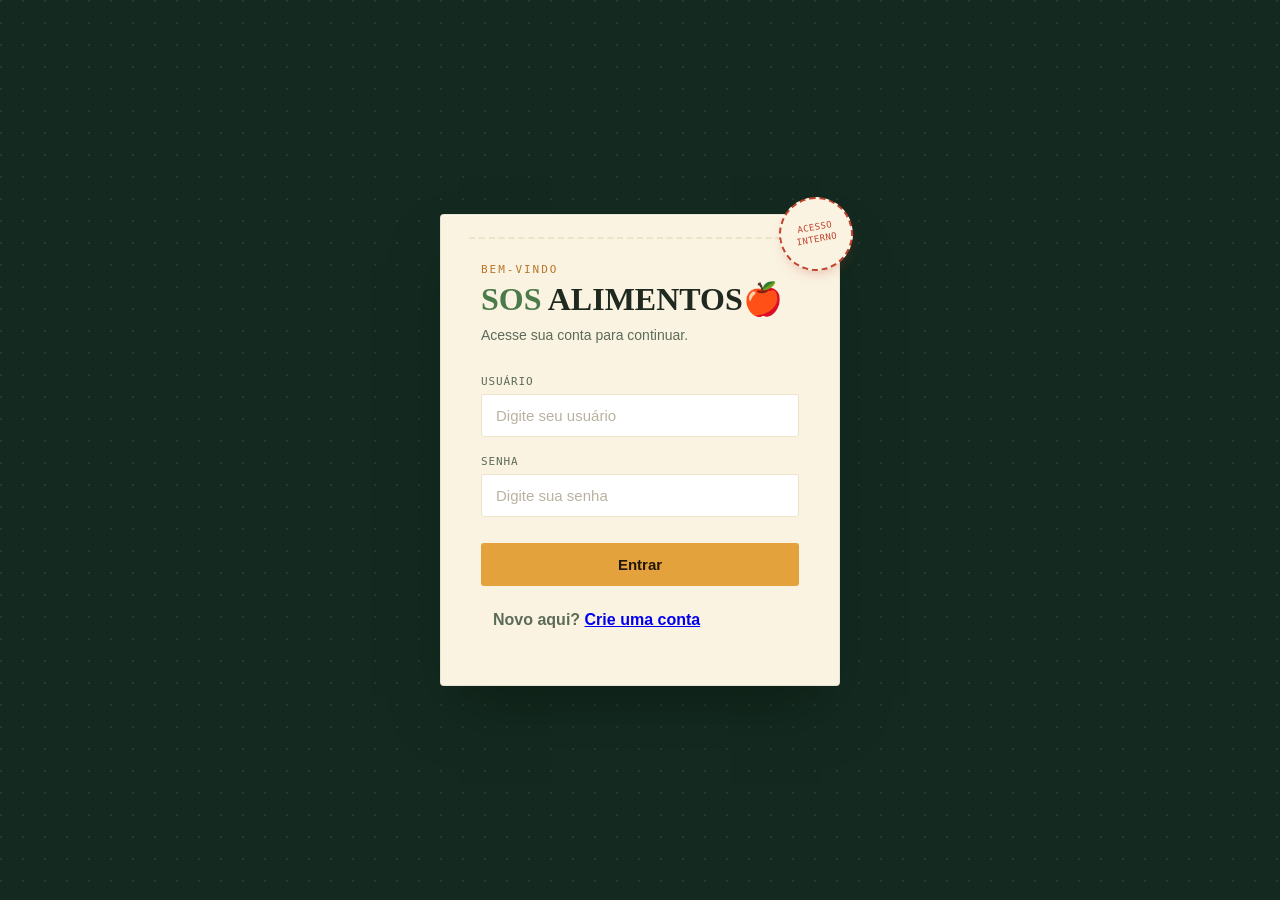
<file: index.html>
<!DOCTYPE html>
<html lang="pt-BR">

<head>
    <meta charset="UTF-8">
    <meta name="viewport" content="width=device-width, initial-scale=1.0">
    <title>SOS Alimentos - NOTAS FISCAIS</title>
    <link rel="stylesheet" href="style.css">
</head>

<body>
    <aside class="sidebar left">
        <nav class="navbar">
            <h1>SOS ALIMENTOS</h1>

            <ul class="nav-links">
                <li><a href="#" data-page="clientes">Clientes</a></li>
                <li><a href="#" data-page="notas">Notas</a></li>
                <li><a href="#" data-page="lixeira">Lixeira</a></li>
            </ul>

            <div class="sidebar-actions">
                <button id="btnAbrirModalCliente">+ Cliente</button>
                <button id="btnNovaNota">+ Nota</button>
            </div>
        </nav>
    </aside>

    <main>

        <div id="modal-container" class="modal-overlay" style="display: none">
            <div class="modal-card">
                <button id="btn-fechar-modal" class="close-button">&times;</button>
                <h2>Registrar Novo Cliente <span>SOS</span></h2>
                <form id="formNovoCliente">
                    <div class="grid">
                        <label>Nome do cliente*<input type="text" name="cliente" id="cliente"
                                placeholder="Digite o nome do novo cliente" autocomplete="off">
                        </label>
                    </div>
                    <div class="grid">
                        <label>E-mail<input type="email" name="email"
                                placeholder="Insira o e-mail do cliente (opcional)" />
                        </label>
                    </div>
                    <div class="grid">
                        <label>CNPJ<input type="text" name="cnpj" id="cnpj"
                                placeholder="Digite o CNPJ do cliente (opcional)" />
                        </label>
                    </div>
                    <div class="grid grid-three-fourths">
                        <label><span>Endereço*<input id="endereco" name="endereco" type="text"
                                    placeholder="Insira o endereço do cliente (obrigatório)" required></span></label>
                        <label>Complemento<input id="complemento" name="complemento" type="text"></label>
                    </div>
                    <div class="grid">
                        <label><span>Bairro* <input id="bairro" name="bairro" type="text"
                                    placeholder="Insira o bairro do cliente (obrigatório)"></span></label>
                    </div>

                    <button id="btnSubmitCliente" name="btnSubmitCliente" type="submit" class="button">ENVIAR</button>
                </form>
            </div>
        </div>

        <div id="modal-containerNota" class="modal-overlay" style="display: none">
            <div class="modal-card-nota">

                <button id="btn-fechar-modal-nota" class="close-button">
                    &times;
                </button>

                <h2>Registrar <span>Nota Fiscal</span></h2>

                <form id="formNota">

                    <input type="hidden" id="idCliente" name="idCliente">

                    <div class="grid">
                        <label for="clienteNota">Cliente*</label>
                        <div class="autocomplete">
                            <input type="text" id="clienteNota" name="cliente" autocomplete="off"
                                placeholder="Digite o nome do cliente">
                            <div id="listaClientes" class="autocomplete-list">
                            </div>
                        </div>
                    </div>

                    <div class="grid grid-two">
                        <div>
                            <label for="email">E-mail</label>
                            <input type="email" id="email" name="email" placeholder="Preenchido automaticamente">
                        </div>
                        <div>
                            <label for="numeroNota">Nº da Nota</label>
                            <input type="number" id="numeroNota" name="numeroNota" readonly>
                        </div>
                    </div>

                    <div class="grid grid-two">
                        <div>
                            <label for="dataEmissao">Data de Emissão</label>
                            <input type="date" id="dataEmissao" name="dataEmissao" readonly>
                        </div>
                        <div>
                            <label for="valor">Valor*</label>
                            <input type="number" id="valor" name="valor" step="0.01" placeholder="0,00" required>
                        </div>
                    </div>

                    <div class="grid">
                        <label for="img">Foto da Nota Fiscal</label>
                        <input type="file" id="img" name="img" accept="image/*" capture="environment">
                    </div>



                    <button id="btnSubmitNota" type="submit" class="button">Registrar Nota </button>

                </form>

            </div>
        </div>

        <section id="inicial">
            <div class="inicial-menu" id="inicial-menu">
                <h1>Bem-vindo 👋</h1>
                <div class="info-boxes">
                    <div class="info-box">
                        <span>📅 Data de hoje</span>
                        <strong id="dataAtual">--</strong>
                    </div>
                    <div class="info-box">
                        <span>🕒 Horário atual</span>
                        <strong id="horaAtual">--:--:--</strong>
                    </div>
                </div>
            </div>
            <div id="inicialConteudo"></div>
        </section>

        <section id="clientes" hidden>
            <div id="clientesConteudo"></div>
        </section>

        <section id="notas" hidden>
            <div id="notasToolbar"></div>
            <div id="notasConteudo"></div>
        </section>

        <section id="lixeira" hidden>
            <button></button>
        </section>
    </main>



    <script src="script.js"></script>
</body>

</html>
</file>
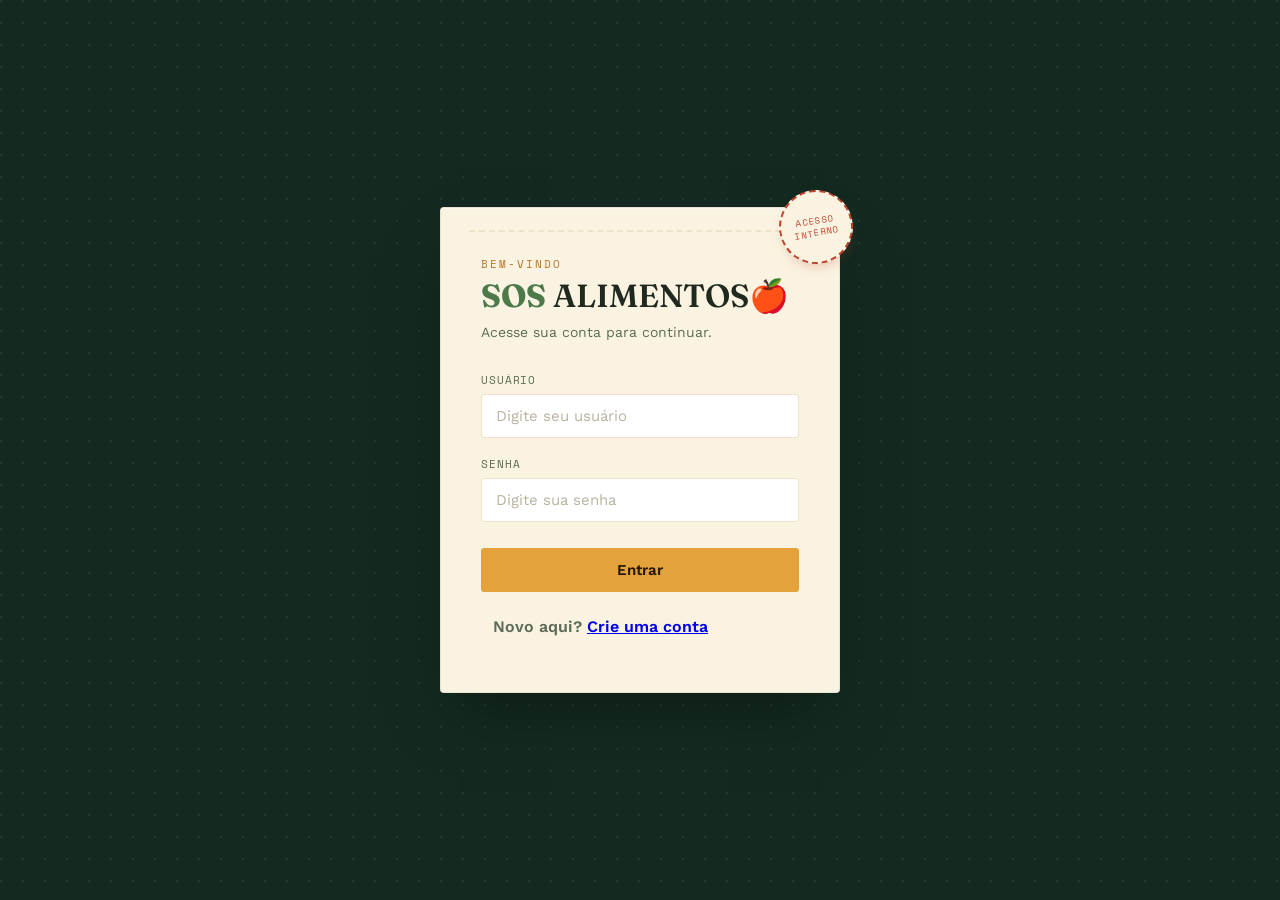
<file: pages/login/login.html>
<!DOCTYPE html>
<html lang="pt-BR">

<head>
    <meta charset="UTF-8" />
    <meta name="viewport" content="width=device-width, initial-scale=1.0" />
    <title>SOS ALIMENTOS</title>
    <link rel="stylesheet" href="login.css" />
</head>

<body>
    <main class="page-shell">
        <section id="login-section" class="login-card">
            <div class="selo" aria-hidden="true">acesso<br>interno</div>

            <p class="eyebrow">Bem-vindo</p>
            <h1><span>SOS</span> ALIMENTOS🍎</h1>
            <p class="subtitle">Acesse sua conta para continuar.</p>

            <form id="login-form">
                <label for="usuario-login">Usuário</label>
                <input type="text" id="usuario-login" name="usuario" placeholder="Digite seu usuário" required />

                <label for="senha-login">Senha</label>
                <input type="password" id="senha-login" name="senha" placeholder="Digite sua senha" required />

                <button type="submit" id="login-button">Entrar</button>
                <p id="login-message" aria-live="polite" style="display: none"></p>

                <div class="opcoes-extras"></div>
            </form>
            <p style="
              font-weight: 600;
              padding-left: 12px;
              color: #5C6B58;
              margin-top: 15px;
            ">
                Novo aqui?
                <a href="#" onclick="
                Switch();
                return false;
              ">Crie uma conta</a>
            </p>
        </section>

        <section id="register-section" style="display: none" class="login-card">
            <p class="eyebrow">Bem-vindo</p>
            <h1>SOS <span>Alimentos🍎</span></h1>
            <p class="subtitle">Crie uma conta.</p>

            <form id="formCadastro">
                <label for="usuario-cadastro">Usuário</label>
                <input type="text" id="usuario-cadastro" name="usuario" placeholder="Digite seu nome de usuário"
                    required />

                <label for="telefone-cadastro">Telefone</label>
                <input type="text" id="telefone-cadastro" name="telefone" placeholder="Digite seu telefone" required />

                <label for="senha-cadastro">Senha</label>
                <input type="password" id="senha-cadastro" name="senha" placeholder="Digite sua senha" required />

                <label for="confirm-senha-cadastro">Confirmar Senha</label>
                <input type="password" id="confirm-senha-cadastro" name="confirm-senha"
                    placeholder="Digite sua senha novamente" required />

                <button type="submit" id="register-button">Criar</button>
                <p style="display: none" id="cadastro-message" aria-live="polite"></p>
                <p style="
              font-weight: 600;
              padding-left: 12px;
              color: #5C6B58;
              margin-top: 15px;
            ">
                    Já possui uma conta?
                    <a href="#" onclick="
                SwitchBack();
                return false;
              ">Faça login</a>
                </p>
            </form>
        </section>
    </main>
    <script src="login.js" defer></script>
</body>

</html>
</file>
<file: style.css>
@import url("https://fonts.googleapis.com/css2?family=Fraunces:opsz,wght@9..144,400;9..144,600;9..144,700&family=Work+Sans:wght@400;500;600&family=Space+Mono:wght@400;700&display=swap");

:root {
    --verde-mata: #142A20;
    --verde-mata-2: #1D3B2C;
    --verde-mata-3: #24493690;
    --papel: #FAF3E2;
    --papel-sombra: #EDE3C8;
    --branco: #FFFFFF;
    --tinta: #20291F;
    --tinta-suave: #5C6B58;
    --tinta-muted: #948C77;
    --dourado: #E3A23C;
    --dourado-escuro: #B9772A;
    --dourado-claro: #F4D9A8;
    --tomate: #C1442E;
    --tomate-claro: #F3D9D3;
    --folha: #4C7A4A;
    --folha-clara: #DCEBDA;

    --fonte-display: "Fraunces", serif;
    --fonte-texto: "Work Sans", sans-serif;
    --fonte-utilitaria: "Space Mono", monospace;

    --sidebar-largura: 247px;
    --raio: 6px;
    --sombra-card: 0 2px 10px -4px rgba(20, 42, 32, 0.18);
    --sombra-modal: 0 30px 70px -20px rgba(6, 16, 10, 0.55);
}

* {
    box-sizing: border-box;
}

html,
body {
    height: 100%;
}

body {
    margin: 0;
    font-family: var(--fonte-texto);
    color: var(--tinta);
    background: var(--papel);
    background-image: radial-gradient(circle at 1px 1px, rgba(20, 42, 32, 0.05) 1px, transparent 0);
    background-size: 22px 22px;
    display: flex;
}

button {
    font-family: var(--fonte-texto);
    cursor: pointer;
}

img {
    max-width: 100%;
}

/* ============================================================
   SIDEBAR
   ============================================================ */

.sidebar.left {
    position: fixed;
    top: 0;
    left: 0;
    bottom: 0;
    width: var(--sidebar-largura);
    background: var(--verde-mata);
    color: var(--papel);
    display: flex;
    flex-direction: column;
}

.navbar {
    display: flex;
    flex-direction: column;
    height: 100%;
    padding: 28px 20px;
}

.navbar h1 {
    font-family: var(--fonte-display);
    font-weight: 700;
    font-size: 20px;
    letter-spacing: 0.02em;
    color: var(--papel);
    margin: 0 0 6px;
}

.navbar h1::after {
    content: "🍎";
    margin-left: 6px;
    font-size: 16px;
}

.nav-links {
    list-style: none;
    margin: 28px 0 0;
    padding: 0;
    display: flex;
    flex-direction: column;
    gap: 2px;
}

.nav-links a {
    display: block;
    padding: 11px 14px;
    border-radius: 4px;
    color: rgba(250, 243, 226, 0.65);
    text-decoration: none;
    font-size: 14.5px;
    font-weight: 500;
    border-left: 3px solid transparent;
    transition: background 0.15s ease, color 0.15s ease, border-color 0.15s ease;
}

.nav-links a:hover {
    background: var(--verde-mata-2);
    color: var(--papel);
}

.nav-links a.active {
    background: var(--verde-mata-2);
    color: var(--dourado);
    border-left-color: var(--dourado);
    font-weight: 600;
}

.sidebar-actions {
    margin-top: auto;
    display: flex;
    flex-direction: column;
    gap: 10px;
    padding-top: 24px;
}

.sidebar-actions button {
    font-family: var(--fonte-texto);
    font-weight: 600;
    font-size: 13.5px;
    padding: 11px 14px;
    border-radius: 4px;
    border: 1.5px solid rgba(227, 162, 60, 0.4);
    background: transparent;
    color: var(--dourado);
    transition: background 0.15s ease, color 0.15s ease;
}

.sidebar-actions button:hover {
    background: var(--dourado);
    color: var(--verde-mata);
}

#btnNovaNota {
    border-color: rgba(76, 122, 74, 0.5);
    color: #8fd18a;
}

#btnNovaNota:hover {
    background: var(--folha);
    color: var(--papel);
}

/* ============================================================
   MAIN / LAYOUT GERAL
   ============================================================ */

main {
    margin-left: var(--sidebar-largura);
    flex: 1;
    padding: 36px 44px 60px;
    min-width: 0;
}

section[hidden] {
    display: none;
}

/* ---------- Página inicial ---------- */

.inicial-menu h1 {
    font-family: var(--fonte-display);
    font-weight: 600;
    font-size: 30px;
    margin: 0 0 24px;
}

.info-boxes {
    display: flex;
    gap: 16px;
    flex-wrap: wrap;
}

.info-box {
    background: var(--branco);
    border: 1px solid var(--papel-sombra);
    border-radius: var(--raio);
    padding: 18px 22px;
    min-width: 200px;
    box-shadow: var(--sombra-card);
}

.info-box span {
    display: block;
    font-family: var(--fonte-utilitaria);
    font-size: 11px;
    text-transform: uppercase;
    letter-spacing: 0.06em;
    color: var(--tinta-muted);
    margin-bottom: 6px;
}

.info-box strong {
    font-family: var(--fonte-display);
    font-size: 22px;
    font-weight: 600;
    color: var(--verde-mata);
}

/* ============================================================
   TOOLBARS (clientes / notas / lixeira)
   ============================================================ */

.clientes-toolbar {
    display: flex;
    align-items: center;
    gap: 12px;
    margin-bottom: 22px;
    flex-wrap: wrap;
}

.clientes-toolbar h2 {
    font-family: var(--fonte-display) !important;
    font-weight: 600;
    color: var(--verde-mata) !important;
    margin: 0 !important;
    padding: 0 !important;
    font-size: 21px !important;
}

.clientes-toolbar select,
.clientes-toolbar button {
    font-family: var(--fonte-texto);
    font-size: 13.5px;
    padding: 9px 14px;
    border-radius: var(--raio);
    border: 1.5px solid var(--papel-sombra);
    background: var(--branco);
    color: var(--tinta);
}

.clientes-toolbar select {
    cursor: pointer;
}

.clientes-toolbar button {
    font-weight: 600;
    border-color: var(--folha);
    color: var(--folha);
    background: var(--folha-clara);
    transition: background 0.15s ease;
}

.clientes-toolbar button:hover {
    background: var(--folha);
    color: var(--branco);
}

/* ============================================================
   CARDS DE CLIENTE
   ============================================================ */

#clientesConteudo {
    display: grid;
    grid-template-columns: repeat(auto-fill, minmax(260px, 1fr));
    gap: 16px;
    align-content: start;
}

#clientesConteudo .clientes-toolbar {
    grid-column: 1 / -1;
}

.cliente-card {
    background: var(--branco);
    border: 1px solid var(--papel-sombra);
    border-radius: var(--raio);
    padding: 18px 20px;
    box-shadow: var(--sombra-card);
    display: flex;
    flex-direction: column;
    gap: 6px;
}

.cliente-topo {
    display: flex;
    align-items: flex-start;
    justify-content: space-between;
    gap: 10px;
    margin-bottom: 4px;
}

.cliente-topo h3 {
    font-family: var(--fonte-display);
    font-size: 16.5px;
    font-weight: 600;
    margin: 0;
    color: var(--tinta);
}

.cliente-id {
    font-family: var(--fonte-utilitaria);
    font-size: 10.5px;
    color: var(--tinta-muted);
    background: var(--papel);
    border: 1px solid var(--papel-sombra);
    border-radius: 3px;
    padding: 2px 7px;
    white-space: nowrap;
}

.cliente-rua,
.cliente-bairro {
    margin: 0;
    font-size: 13.5px;
    color: var(--tinta-suave);
}

.cliente-acoes {
    display: flex;
    gap: 8px;
    margin-top: 12px;
}

.cliente-acoes button,
.nota-card-acoes button,
.lixeira-card-acoes button {
    font-size: 12.5px;
    font-weight: 600;
    padding: 7px 12px;
    border-radius: 4px;
    border: 1.5px solid var(--papel-sombra);
    background: var(--papel);
    color: var(--tinta-suave);
    transition: background 0.15s ease, color 0.15s ease, border-color 0.15s ease;
}

.btn-ver:hover,
.btn-editar:hover {
    border-color: var(--folha);
    color: var(--folha);
}

/* ============================================================
   MODAIS
   ============================================================ */

.modal-overlay {
    position: fixed;
    inset: 0;
    background: rgba(20, 42, 32, 0.55);
    backdrop-filter: blur(2px);
    align-items: center;
    justify-content: center;
    z-index: 100;
    padding: 20px;
}

.modal-card,
.modal-card-nota {
    position: relative;
    width: 100%;
    max-width: 460px;
    max-height: 88vh;
    overflow-y: auto;
    background: var(--papel);
    border-radius: var(--raio);
    padding: 40px 36px 32px;
    box-shadow: var(--sombra-modal);
    border: 1px solid rgba(20, 42, 32, 0.08);
}

.modal-card-nota {
    max-width: 520px;
}

.close-button {
    position: absolute;
    top: 14px;
    right: 16px;
    background: transparent;
    border: none;
    font-size: 24px;
    line-height: 1;
    color: var(--tinta-muted);
    padding: 4px 8px;
    border-radius: 4px;
}

.close-button:hover {
    color: var(--tomate);
    background: rgba(193, 68, 46, 0.08);
}

.modal-card h2,
.modal-card-nota h2 {
    font-family: var(--fonte-display);
    font-weight: 600;
    font-size: 22px;
    margin: 0 0 26px;
    color: var(--tinta);
}

.modal-card h2 span,
.modal-card-nota h2 span {
    color: var(--folha);
    font-weight: 700;
}

/* ---------- Grids de formulário ---------- */

.grid {
    display: flex;
    flex-direction: column;
    margin-bottom: 16px;
}

.grid-two {
    display: grid;
    grid-template-columns: 1fr 1fr;
    gap: 14px;
    margin-bottom: 16px;
}

.grid-three-fourths {
    display: grid;
    grid-template-columns: 3fr 1fr;
    gap: 14px;
}

label {
    font-family: var(--fonte-utilitaria);
    font-size: 11px;
    text-transform: uppercase;
    letter-spacing: 0.06em;
    color: var(--tinta-suave);
    margin-bottom: 6px;
    display: block;
}

label span {
    display: block;
}

input,
select {
    font-family: var(--fonte-texto);
    font-size: 14.5px;
    padding: 11px 13px;
    border: 1.5px solid var(--papel-sombra);
    border-radius: 4px;
    background: var(--branco);
    color: var(--tinta);
    width: 100%;
    outline: none;
    margin-top: 4px;
    transition: border-color 0.15s ease, box-shadow 0.15s ease;
}

input::placeholder {
    color: #b9b2a0;
}

input:focus,
select:focus {
    border-color: var(--folha);
    box-shadow: 0 0 0 3px rgba(76, 122, 74, 0.16);
}

input:focus-visible,
select:focus-visible,
button:focus-visible {
    outline: 2px solid var(--folha);
    outline-offset: 2px;
}

input[readonly] {
    background: var(--papel-sombra);
    color: var(--tinta-suave);
    cursor: not-allowed;
}

input[type="file"] {
    padding: 8px 10px;
}

.button,
#btnSubmitCliente,
#btnSubmitNota {
    margin-top: 10px;
    width: 100%;
    font-weight: 600;
    font-size: 15px;
    padding: 13px 18px;
    border: none;
    border-radius: 4px;
    background: var(--dourado);
    color: #241605;
    transition: background 0.15s ease;
}

.button:hover:not(:disabled),
#btnSubmitCliente:hover:not(:disabled),
#btnSubmitNota:hover:not(:disabled) {
    background: var(--dourado-escuro);
    color: var(--papel);
}

.button:disabled,
#btnSubmitCliente:disabled,
#btnSubmitNota:disabled {
    opacity: 0.65;
    cursor: wait;
}

/* ---------- Autocomplete (cliente da nota) ---------- */

.autocomplete {
    position: relative;
}

.autocomplete-list {
    display: none;
    position: absolute;
    top: calc(100% + 4px);
    left: 0;
    right: 0;
    background: var(--branco);
    border: 1.5px solid var(--papel-sombra);
    border-radius: 4px;
    box-shadow: var(--sombra-card);
    max-height: 200px;
    overflow-y: auto;
    z-index: 20;
}

.autocomplete-list.active {
    display: block;
}

.autocomplete-item {
    padding: 10px 13px;
    font-size: 14px;
    color: var(--tinta);
    cursor: pointer;
    border-bottom: 1px solid var(--papel-sombra);
}

.autocomplete-item:last-child {
    border-bottom: none;
}

.autocomplete-item:hover {
    background: var(--folha-clara);
}

/* ============================================================
   ABA NOTAS — agrupamento alfabético
   ============================================================ */

.notas-alfabetico-container {
    display: flex;
    flex-direction: column;
    gap: 28px;
}

.secao-letra-bloco {
    display: flex;
    flex-direction: column;
    gap: 12px;
}

.letra-divisor-titulo {
    font-family: var(--fonte-display);
    font-size: 26px;
    font-weight: 700;
    color: var(--dourado-escuro);
    margin: 0;
    padding-bottom: 6px;
    border-bottom: 2px dashed var(--papel-sombra);
}

.grid-clientes-nota {
    display: grid;
    grid-template-columns: repeat(auto-fill, minmax(300px, 1fr));
    gap: 14px;
    align-items: start;
}

.cliente-nota-wrapper {
    grid-column: span 1;
    display: flex;
    flex-direction: column;
}

/* Quando um card está aberto, ele (e sua listagem) ocupam a linha inteira,
   pra a grade de notas dentro ter espaço de verdade */
.cliente-nota-wrapper:has(.cliente-nota-gatilho.aberto) {
    grid-column: 1 / -1;
}

.cliente-nota-gatilho {
    background: var(--branco);
    border: 1px solid var(--papel-sombra);
    border-radius: var(--raio);
    padding: 16px 18px;
    box-shadow: var(--sombra-card);
    cursor: pointer;
    display: flex;
    align-items: center;
    justify-content: space-between;
    gap: 12px;
    transition: border-color 0.15s ease;
}

.cliente-nota-gatilho:hover {
    border-color: var(--folha);
}

.cliente-nota-gatilho.aberto {
    border-color: var(--folha);
    border-bottom-left-radius: 0;
    border-bottom-right-radius: 0;
}

.cliente-nota-card-content {
    display: flex;
    flex-direction: column;
    gap: 4px;
    min-width: 0;
}

.indicador-info strong {
    font-family: var(--fonte-display);
    font-size: 15.5px;
    color: var(--tinta);
}

.quantidade-notas {
    display: block;
    font-family: var(--fonte-utilitaria);
    font-size: 11px;
    color: var(--folha);
}

.cliente-info-grid {
    display: flex;
    flex-direction: column;
    gap: 1px;
    margin-top: 4px;
}

.cliente-info-grid span {
    font-size: 12px;
    color: var(--tinta-muted);
}

.seta-status,
.seta-status-grupo {
    font-size: 12px;
    color: var(--tinta-muted);
    flex-shrink: 0;
    transition: transform 0.15s ease;
}

.sub-container-notas-listagem {
    background: var(--papel-sombra);
    border: 1px solid var(--papel-sombra);
    border-top: none;
    border-bottom-left-radius: var(--raio);
    border-bottom-right-radius: var(--raio);
    padding: 16px;
    display: grid;
    grid-template-columns: repeat(auto-fill, minmax(230px, 1fr));
    gap: 12px;
}

/* ============================================================
   CARD DE NOTA INDIVIDUAL
   ============================================================ */

.nota-fiscal-card-ajuste {
    cursor: pointer;
    border: 1.5px solid var(--papel-sombra);
    position: relative;
    transition: border-color 0.15s ease, box-shadow 0.15s ease;
}

.nota-fiscal-card-ajuste:hover {
    border-color: var(--dourado);
}

.nota-fiscal-card-ajuste.selecionada {
    border-color: var(--dourado);
    box-shadow: 0 0 0 3px rgba(227, 162, 60, 0.25);
}

.nota-fiscal-card-ajuste.nota-paga {
    border-left: 4px solid var(--folha);
}

.nota-tag-valor {
    font-family: var(--fonte-utilitaria);
    font-size: 12.5px;
    font-weight: 700;
    color: var(--dourado-escuro);
    background: var(--dourado-claro);
    border-radius: 3px;
    padding: 3px 8px;
    white-space: nowrap;
}

.nota-image {
    margin: 8px 0;
    border-radius: 4px;
    overflow: hidden;
    border: 1px solid var(--papel-sombra);
    max-height: 140px;
    display: flex;
    align-items: center;
    justify-content: center;
    background: var(--papel);
}

.nota-image img {
    width: 100%;
    max-height: 140px;
    object-fit: cover;
    cursor: zoom-in;
}

.nota-card-acoes {
    display: flex;
    gap: 8px;
    margin-top: 10px;
}

.btn-marcar-pago {
    flex: 1;
}

.nota-paga .btn-marcar-pago {
    border-color: var(--folha);
    color: var(--folha);
    background: var(--folha-clara);
}

.btn-excluir-nota:hover,
.btn-excluir-permanente:hover {
    border-color: var(--tomate);
    color: var(--tomate);
    background: var(--tomate-claro);
}

.btn-restaurar-nota:hover {
    border-color: var(--folha);
    color: var(--folha);
    background: var(--folha-clara);
}

/* ============================================================
   GRUPO DE NOTAS
   ============================================================ */

.grupo-notas-card {
    grid-column: 1 / -1;
    background: var(--branco);
    border: 2px dashed var(--dourado-escuro);
    border-radius: var(--raio);
    padding: 16px 18px;
    cursor: pointer;
}

.grupo-notas-topo {
    display: flex;
    align-items: center;
    gap: 8px;
}

.grupo-notas-icone {
    font-size: 17px;
}

.grupo-notas-titulo-texto {
    font-family: var(--fonte-display);
    font-size: 16px;
    font-weight: 600;
    margin: 0;
    color: var(--tinta);
}

.grupo-notas-info {
    margin-top: 10px;
    display: flex;
    flex-direction: column;
    gap: 6px;
}

.grupo-notas-info-linha {
    display: flex;
    align-items: baseline;
    flex-wrap: wrap;
    gap: 6px 10px;
    font-size: 13px;
}

.grupo-notas-info-label {
    font-family: var(--fonte-utilitaria);
    font-size: 10.5px;
    text-transform: uppercase;
    color: var(--tinta-muted);
}

.grupo-notas-info-valor {
    color: var(--tinta);
    font-weight: 500;
}

.grupo-notas-valor-total-destaque {
    font-family: var(--fonte-utilitaria);
    font-weight: 700;
    color: var(--verde-mata);
}

.grupo-notas-valor-destaque {
    font-family: var(--fonte-utilitaria);
    font-weight: 700;
    color: var(--tomate);
}

.grupo-notas-aviso-pago {
    margin-top: 6px;
    display: flex;
    align-items: center;
    justify-content: space-between;
    gap: 10px;
    flex-wrap: wrap;
    background: var(--folha-clara);
    border: 1px solid rgba(76, 122, 74, 0.3);
    border-radius: 4px;
    padding: 9px 12px;
    font-size: 13px;
    color: var(--folha);
}

.btn-excluir-grupo-pago {
    font-size: 12px;
    font-weight: 600;
    padding: 6px 10px;
    border-radius: 4px;
    border: 1.5px solid var(--tomate);
    background: var(--branco);
    color: var(--tomate);
}

.btn-excluir-grupo-pago:hover {
    background: var(--tomate);
    color: var(--branco);
}

.grupo-notas-rodape {
    margin-top: 14px;
    padding-top: 12px;
    border-top: 1px dashed var(--papel-sombra);
    display: flex;
    align-items: center;
    justify-content: space-between;
}

.grupo-notas-rodape-acoes {
    display: flex;
    gap: 8px;
}

.grupo-notas-rodape-acoes button {
    font-size: 12px;
    font-weight: 600;
    padding: 6px 11px;
    border-radius: 4px;
    border: 1.5px solid var(--papel-sombra);
    background: var(--papel);
    color: var(--tinta-suave);
}

.btn-editar-grupo:hover {
    border-color: var(--dourado);
    color: var(--dourado-escuro);
}

.btn-excluir-grupo:hover {
    border-color: var(--tomate);
    color: var(--tomate);
}

.grupo-notas-corpo {
    margin-top: 14px;
    grid-template-columns: repeat(auto-fill, minmax(230px, 1fr));
    gap: 12px;
    background: var(--papel);
    border: 1px solid var(--papel-sombra);
    border-radius: var(--raio);
    padding: 14px;
}

/* ============================================================
   BARRA DE SELEÇÃO (agrupar notas)
   ============================================================ */

.barra-selecao-notas {
    position: sticky;
    top: 0;
    z-index: 10;
    background: var(--verde-mata);
    color: var(--papel);
    border-radius: var(--raio);
    padding: 12px 16px;
    margin-bottom: 12px;
    box-shadow: var(--sombra-card);
}

.barra-selecao-linha-principal {
    display: flex;
    align-items: center;
    justify-content: space-between;
    gap: 12px;
    flex-wrap: wrap;
}

.contador-selecao {
    font-family: var(--fonte-utilitaria);
    font-size: 13px;
    color: var(--dourado);
}

.acoes-selecao {
    display: flex;
    gap: 8px;
    flex-wrap: wrap;
}

.acoes-selecao button {
    font-size: 13px;
    font-weight: 600;
    padding: 8px 14px;
    border-radius: 4px;
    border: 1.5px solid transparent;
}

.btn-primario {
    background: var(--dourado);
    color: #241605;
}

.btn-primario:hover {
    background: var(--dourado-escuro);
    color: var(--papel);
}

.btn-secundario {
    background: transparent;
    border-color: rgba(250, 243, 226, 0.4);
    color: var(--papel);
}

.btn-secundario:hover {
    background: var(--verde-mata-2);
}

.btn-perigo {
    background: var(--tomate);
    color: var(--papel);
}

.btn-perigo:hover {
    background: #a3391f;
}

.btn-ghost {
    background: transparent;
    color: rgba(250, 243, 226, 0.7);
}

.btn-ghost:hover {
    color: var(--papel);
    text-decoration: underline;
}

.barra-selecao-grupo-existente {
    margin-top: 10px;
    gap: 8px;
    align-items: center;
}

.barra-selecao-grupo-existente select {
    flex: 1;
    background: var(--branco);
}

/* ============================================================
   LIXEIRA
   ============================================================ */

#lixeiraConteudo .sub-container-notas-listagem {
    background: transparent;
    border: none;
    padding: 0;
}

.nota-lixeira-card {
    border-left: 4px solid var(--tomate);
}

.lixeira-card-acoes {
    display: flex;
    gap: 8px;
    margin-top: 10px;
}

/* ============================================================
   ESTADOS VAZIOS / MENSAGENS
   ============================================================ */

.sem-notas-txt,
.erro-txt,
.loading-txt {
    font-size: 13.5px;
    color: var(--tinta-muted);
    padding: 20px;
    grid-column: 1 / -1;
}

.erro-txt {
    color: var(--tomate);
}

/* ============================================================
   ACESSIBILIDADE / RESPONSIVO
   ============================================================ */

@media (prefers-reduced-motion: reduce) {
    * {
        transition: none !important;
    }
}

@media (max-width: 900px) {
    .sidebar.left {
        position: static;
        width: 100%;
        min-height: auto;
    }

    .navbar {
        flex-direction: row;
        align-items: center;
        flex-wrap: wrap;
        gap: 16px;
        padding: 16px 20px;
    }

    .nav-links {
        flex-direction: row;
        margin: 0;
        flex-wrap: wrap;
    }

    .sidebar-actions {
        flex-direction: row;
        margin: 0 0 0 auto;
        padding: 0;
    }

    body {
        display: block;
    }

    main {
        margin-left: 0;
        padding: 24px 20px 48px;
    }
}

@media (max-width: 520px) {

    .grid-two,
    .grid-three-fourths {
        grid-template-columns: 1fr;
    }

    .modal-card,
    .modal-card-nota {
        padding: 32px 22px 26px;
    }
}
</file>
<file: pages/login/login.css>
@import url("https://fonts.googleapis.com/css2?family=Fraunces:opsz,wght@9..144,400;9..144,600;9..144,700&family=Work+Sans:wght@400;500;600&family=Space+Mono:wght@400;700&display=swap");

:root {
    --verde-mata: #142A20;
    --verde-mata-2: #1D3B2C;
    --papel: #FAF3E2;
    --papel-sombra: #EDE3C8;
    --tinta: #20291F;
    --tinta-suave: #5C6B58;
    --dourado: #E3A23C;
    --dourado-escuro: #B9772A;
    --tomate: #C1442E;
    --folha: #4C7A4A;

    --fonte-display: "Fraunces", serif;
    --fonte-texto: "Work Sans", sans-serif;
    --fonte-utilitaria: "Space Mono", monospace;
}

* {
    box-sizing: border-box;
}

html,
body {
    height: 100%;
}

body {
    margin: 0;
    font-family: var(--fonte-texto);
    color: var(--tinta);
    background-color: var(--verde-mata);
    background-image:
        radial-gradient(circle at 1px 1px, rgba(250, 243, 226, 0.08) 1px, transparent 0);
    background-size: 22px 22px;
}

.page-shell {
    min-height: 100vh;
    display: flex;
    align-items: center;
    justify-content: center;
    padding: 32px 20px;
}

/* ---------- Cartão de login ---------- */

.login-card {
    position: relative;
    width: 100%;
    max-width: 400px;
    background: var(--papel);
    border-radius: 4px;
    padding: 48px 40px 40px;
    box-shadow:
        0 1px 0 rgba(255, 255, 255, 0.4) inset,
        0 30px 60px -20px rgba(6, 16, 10, 0.55);
    border: 1px solid rgba(20, 42, 32, 0.08);
}

/* Furos de "ficha perfurada", reforçando o universo de nota/etiqueta */
.login-card::before {
    content: "";
    position: absolute;
    top: 0;
    left: 28px;
    right: 28px;
    height: 0;
    border-top: 2px dashed var(--papel-sombra);
    top: 22px;
}

.eyebrow {
    font-family: var(--fonte-utilitaria);
    font-size: 11px;
    letter-spacing: 0.18em;
    text-transform: uppercase;
    color: var(--dourado-escuro);
    margin: 0 0 6px;
}

h1 {
    font-family: var(--fonte-display);
    font-optical-sizing: auto;
    font-weight: 600;
    font-size: 32px;
    line-height: 1.1;
    margin: 0 0 10px;
    color: var(--tinta);
}

h1 span {
    color: var(--folha);
    font-weight: 700;
}

.subtitle {
    font-size: 14px;
    color: var(--tinta-suave);
    margin: 0 0 32px;
}

/* ---------- Selo / carimbo — elemento assinatura ---------- */

.login-card {
    overflow: visible;
}

.login-card .selo {
    position: absolute;
    top: -18px;
    right: -14px;
    width: 74px;
    height: 74px;
    border-radius: 50%;
    border: 2px dashed var(--tomate);
    display: flex;
    align-items: center;
    justify-content: center;
    transform: rotate(-10deg);
    background: var(--papel);
    color: var(--tomate);
    font-family: var(--fonte-utilitaria);
    font-size: 9px;
    letter-spacing: 0.05em;
    text-align: center;
    line-height: 1.3;
    text-transform: uppercase;
    box-shadow: 0 6px 14px -6px rgba(193, 68, 46, 0.4);
    user-select: none;
}

/* ---------- Formulário ---------- */

form {
    display: flex;
    flex-direction: column;
}

label {
    font-family: var(--fonte-utilitaria);
    font-size: 11px;
    text-transform: uppercase;
    letter-spacing: 0.08em;
    color: var(--tinta-suave);
    margin-bottom: 6px;
}

label:not(:first-of-type) {
    margin-top: 18px;
}

input {
    font-family: var(--fonte-texto);
    font-size: 15px;
    padding: 12px 14px;
    border: 1.5px solid var(--papel-sombra);
    border-radius: 3px;
    background: #fff;
    color: var(--tinta);
    outline: none;
    transition: border-color 0.15s ease, box-shadow 0.15s ease;
}

input::placeholder {
    color: #b9b2a0;
}

input:focus {
    border-color: var(--folha);
    box-shadow: 0 0 0 3px rgba(76, 122, 74, 0.18);
}

input:focus-visible {
    outline: 2px solid var(--folha);
    outline-offset: 2px;
}

input[type=number]::-webkit-inner-spin-button,
    input[type=number]::-webkit-outer-spin-button {
        -webkit-appearance: none;
        margin: 0;
    }


button#login-button {
    margin-top: 26px;
    font-family: var(--fonte-texto);
    font-weight: 600;
    font-size: 15px;
    padding: 13px 18px;
    border: none;
    border-radius: 3px;
    background: var(--dourado);
    color: #241605;
    cursor: pointer;
    transition: background 0.15s ease, transform 0.1s ease;
}

button#login-button:hover:not(:disabled) {
    background: var(--dourado-escuro);
    color: var(--papel);
}

button#login-button:active:not(:disabled) {
    transform: translateY(1px);
}

button#login-button:focus-visible {
    outline: 2px solid var(--folha);
    outline-offset: 2px;
}

button#login-button:disabled {
    opacity: 0.7;
    cursor: wait;
}

button#register-button {
    margin-top: 26px;
    font-family: var(--fonte-texto);
    font-weight: 600;
    font-size: 15px;
    padding: 13px 18px;
    border: none;
    border-radius: 3px;
    background: var(--dourado);
    color: #241605;
    cursor: pointer;
    transition: background 0.15s ease, transform 0.1s ease;
}

button#register-button:hover:not(:disabled) {
    background: var(--dourado-escuro);
    color: var(--papel);
}

button#register-button:active:not(:disabled) {
    transform: translateY(1px);
}

button#register-button:focus-visible {
    outline: 2px solid var(--folha);
    outline-offset: 2px;
}

button#register-button:disabled {
    opacity: 0.7;
    cursor: wait;
}

/* ---------- Mensagens de status ---------- */

#login-message {
    font-family: var(--fonte-utilitaria);
    font-size: 12.5px;
    margin: 16px 0 0;
    padding: 10px 12px;
    border-radius: 3px;
    text-align: center;
    letter-spacing: 0.01em;
}

.login-message--erro {
    color: var(--tomate);
    background: rgba(193, 68, 46, 0.1);
    border: 1px solid rgba(193, 68, 46, 0.25);
}

.login-message--sucesso {
    color: var(--folha);
    background: rgba(76, 122, 74, 0.12);
    border: 1px solid rgba(76, 122, 74, 0.28);
}

.login-message--pendente {
    color: var(--tinta-suave);
    background: rgba(32, 41, 31, 0.06);
    border: 1px solid rgba(32, 41, 31, 0.12);
}

.opcoes-extras {
    font-size: 13px;
    text-align: right;
    margin-top: 10px;
}

@media (prefers-reduced-motion: reduce) {
    * {
        transition: none !important;
    }
}

@media (max-width: 420px) {
    .login-card {
        padding: 40px 26px 32px;
    }

    h1 {
        font-size: 27px;
    }
}
</file>
